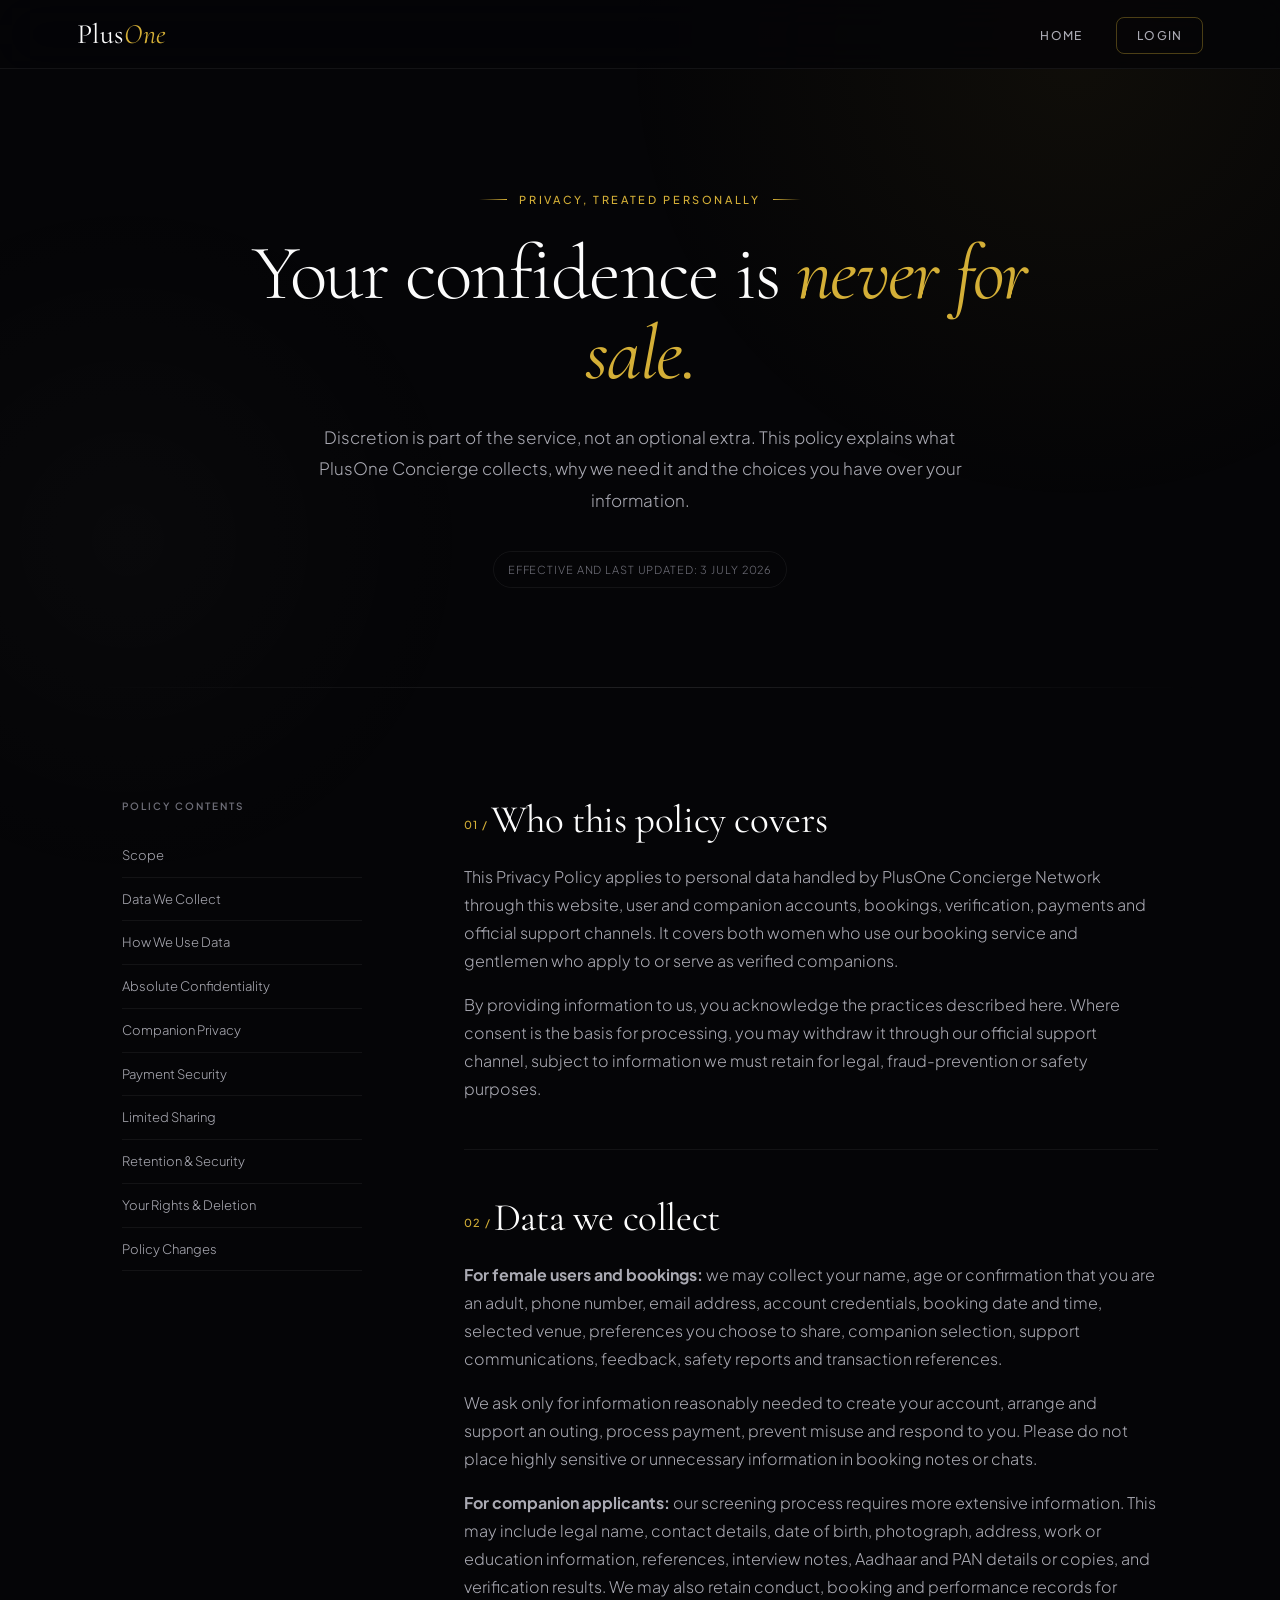
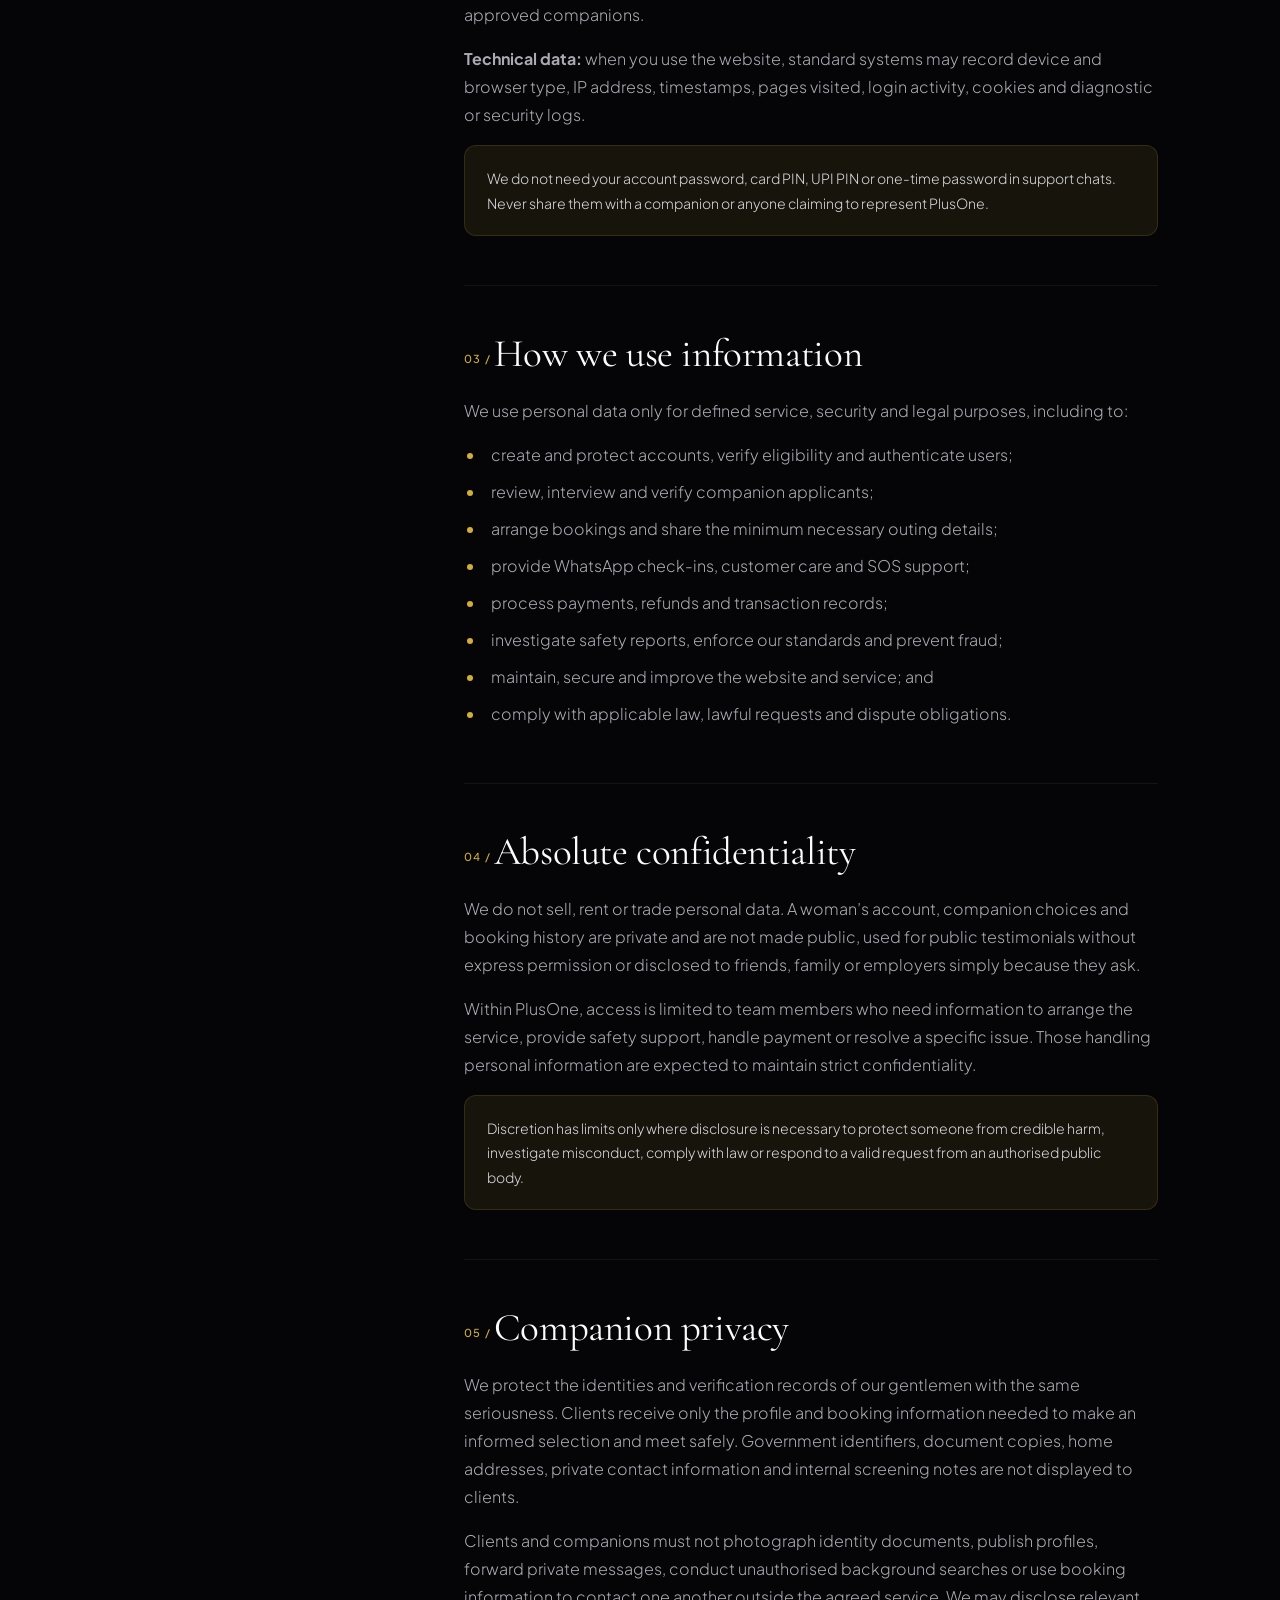
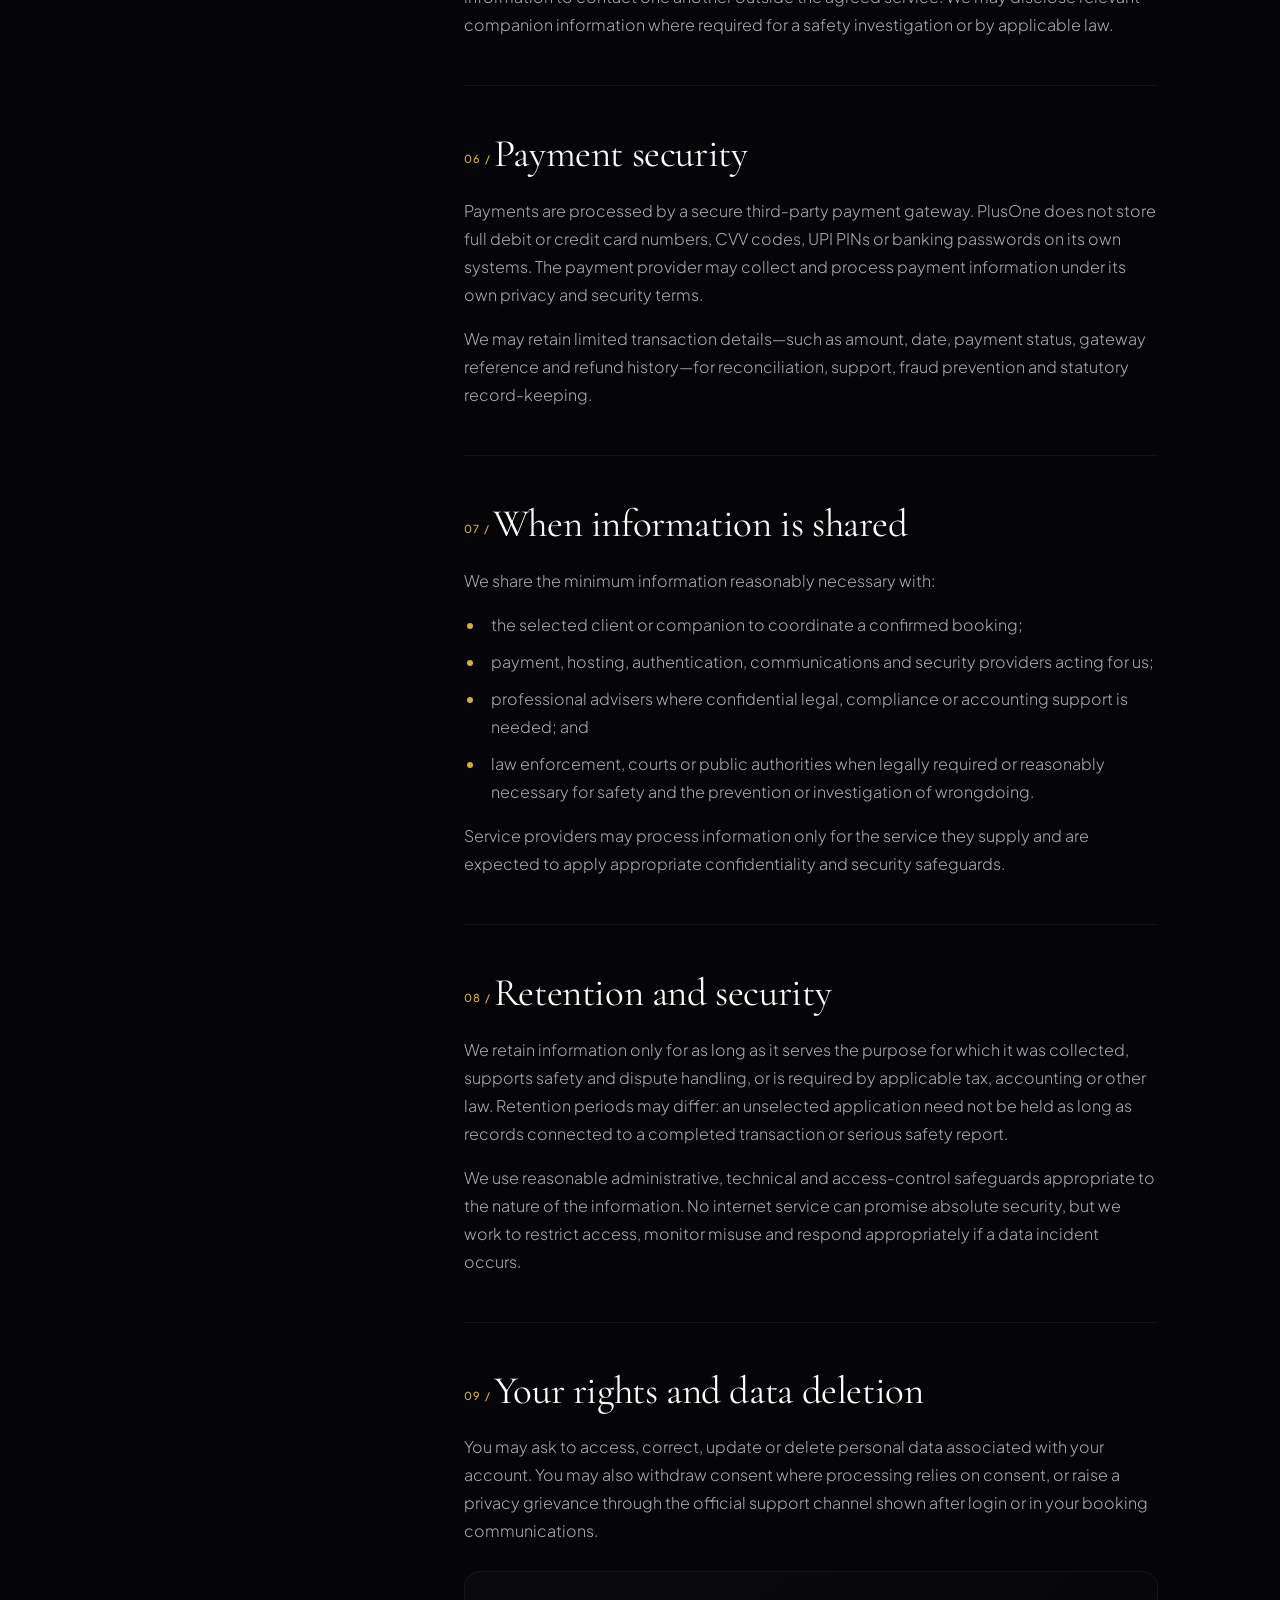
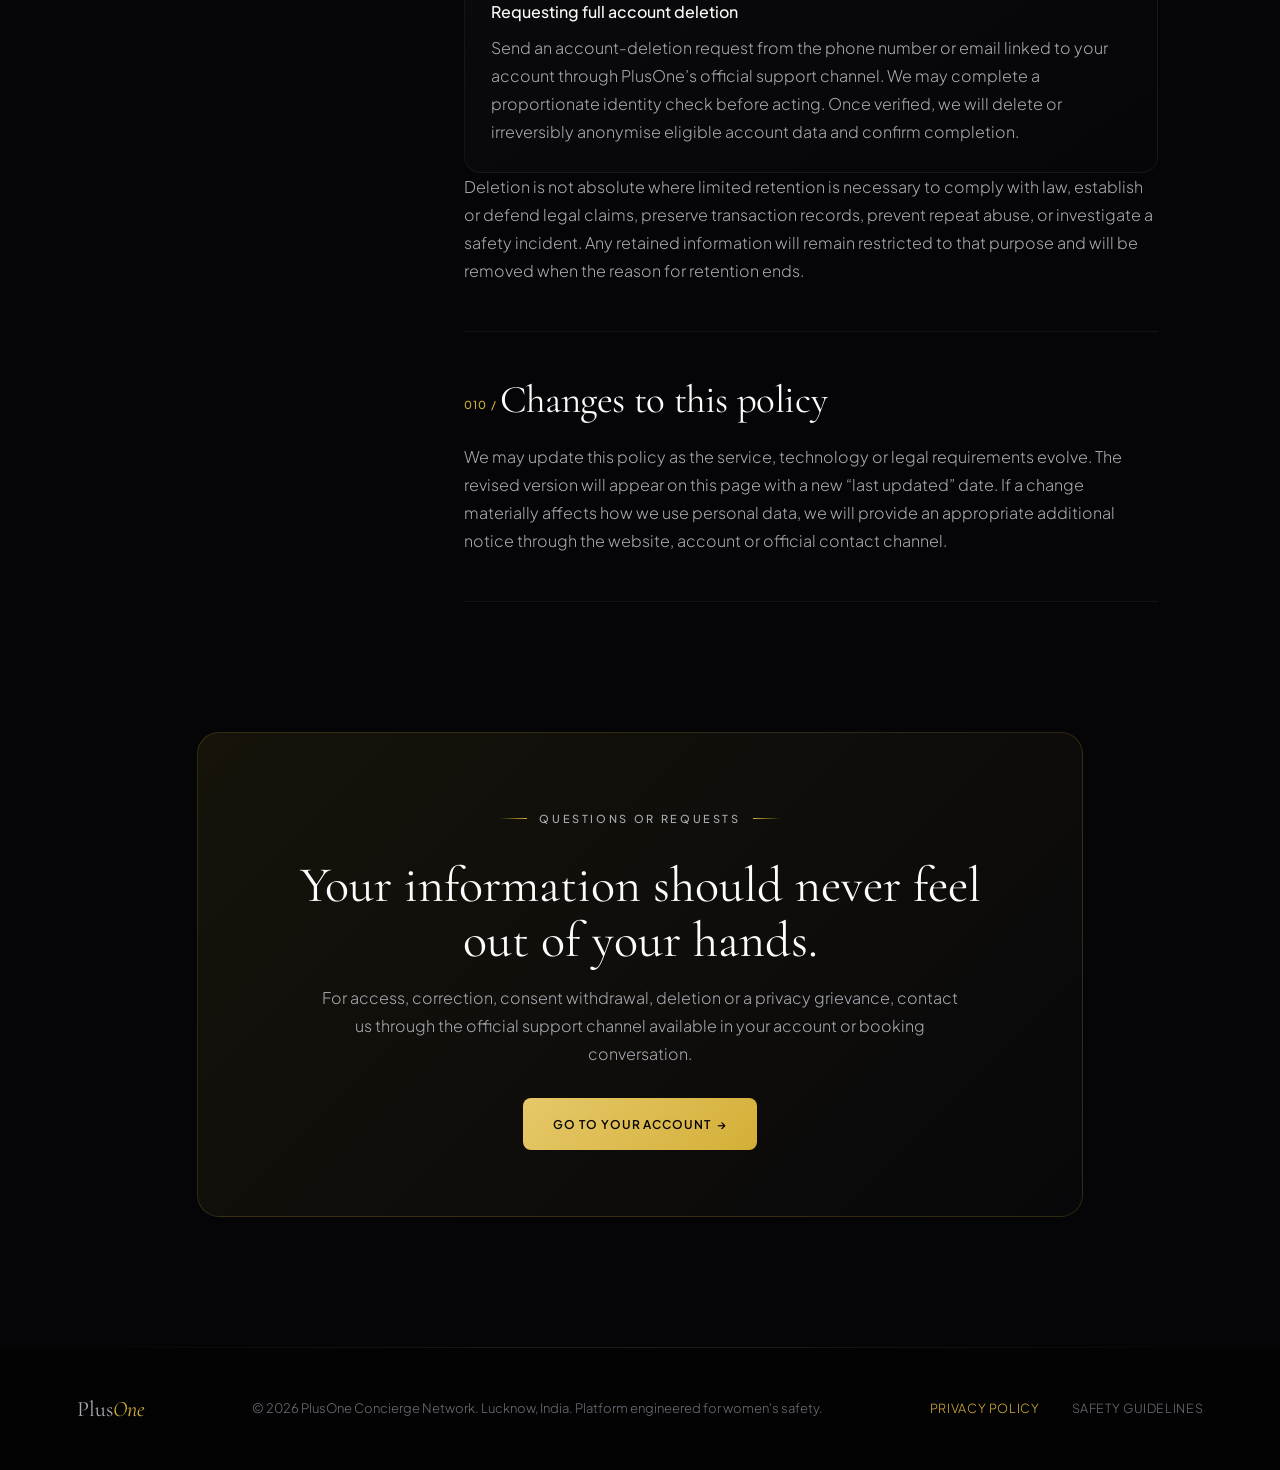
<file: privacy-policy.html>
<!DOCTYPE html>
<html lang="en">
<head>
  <meta charset="UTF-8">
  <meta name="viewport" content="width=device-width, initial-scale=1.0">
  <meta name="description" content="Read the PlusOne Concierge privacy policy, including how we collect, protect, use and delete client and companion information.">
  <meta name="theme-color" content="#050507">
  <title>Privacy Policy — PlusOne Concierge</title>
  <link rel="preconnect" href="https://fonts.googleapis.com">
  <link rel="preconnect" href="https://fonts.gstatic.com" crossorigin>
  <link href="https://fonts.googleapis.com/css2?family=Cormorant+Garamond:ital,wght@0,300;0,400;0,500;1,400&family=Plus+Jakarta+Sans:wght@300;400;500;600&display=swap" rel="stylesheet">
  <style>
    *, *::before, *::after { box-sizing: border-box; margin: 0; padding: 0; }

    :root {
      --ink: #050507;
      --surface: #0a0a0e;
      --rule: rgba(255, 255, 255, 0.06);
      --rule-hi: rgba(255, 255, 255, 0.11);
      --gold: #d4af37;
      --gold-light: #e6c86a;
      --gold-pale: rgba(212, 175, 55, 0.09);
      --text-1: #fcfcfc;
      --text-2: #aaaab3;
      --text-3: #6e6e78;
      --serif: 'Cormorant Garamond', Georgia, serif;
      --sans: 'Plus Jakarta Sans', system-ui, sans-serif;
    }

    html { scroll-behavior: smooth; }

    body {
      min-width: 320px;
      overflow-x: hidden;
      background: var(--ink);
      color: var(--text-1);
      font: 300 16px/1.75 var(--sans);
    }

    body::before {
      content: '';
      position: fixed;
      inset: 0;
      z-index: -1;
      pointer-events: none;
      background:
        radial-gradient(circle 650px at 84% 6%, rgba(212, 175, 55, 0.055), transparent 70%),
        radial-gradient(circle 500px at 10% 60%, rgba(255, 255, 255, 0.018), transparent 72%);
    }

    a { color: inherit; }

    .skip-link {
      position: fixed;
      top: -80px;
      left: 24px;
      z-index: 200;
      padding: 10px 16px;
      border-radius: 8px;
      background: var(--gold);
      color: #050507;
      font-weight: 600;
      transition: top .2s ease;
    }

    .skip-link:focus { top: 16px; }

    nav {
      position: fixed;
      inset: 0 0 auto;
      z-index: 100;
      display: flex;
      align-items: center;
      justify-content: space-between;
      padding: 20px 6%;
      border-bottom: 1px solid var(--rule);
      background: rgba(5, 5, 7, 0.78);
      backdrop-filter: blur(24px) saturate(180%);
      -webkit-backdrop-filter: blur(24px) saturate(180%);
    }

    .nav-logo {
      font: 400 28px/1 var(--serif);
      letter-spacing: .02em;
      text-decoration: none;
    }

    .nav-logo span,
    .footer-logo span { color: var(--gold); font-style: italic; }

    .nav-links {
      display: flex;
      align-items: center;
      gap: 34px;
      list-style: none;
    }

    .nav-links a {
      color: var(--text-2);
      font-size: 12px;
      font-weight: 500;
      letter-spacing: .1em;
      text-decoration: none;
      text-transform: uppercase;
      transition: color .25s ease;
    }

    .nav-links a:hover,
    .nav-links a:focus-visible,
    .footer-links a:hover,
    .footer-links a:focus-visible { color: var(--gold); }

    .login-link {
      padding: 10px 20px;
      border: 1px solid rgba(212, 175, 55, .34);
      border-radius: 8px;
    }

    main { position: relative; z-index: 1; }

    .hero {
      position: relative;
      display: grid;
      min-height: 66vh;
      place-items: center;
      padding: 180px 6% 100px;
      text-align: center;
    }

    .hero::after {
      content: '';
      position: absolute;
      right: 6%;
      bottom: 0;
      left: 6%;
      height: 1px;
      background: linear-gradient(90deg, transparent, var(--rule-hi), transparent);
    }

    .hero-inner { max-width: 870px; }

    .eyebrow {
      display: inline-flex;
      align-items: center;
      gap: 12px;
      margin-bottom: 24px;
      color: var(--gold);
      font-size: 11px;
      font-weight: 500;
      letter-spacing: .24em;
      text-transform: uppercase;
    }

    .eyebrow::before,
    .eyebrow::after {
      content: '';
      width: 28px;
      height: 1px;
      background: linear-gradient(90deg, transparent, var(--gold));
    }

    .eyebrow::after { transform: rotate(180deg); }

    h1 {
      margin-bottom: 28px;
      font: 300 clamp(48px, 7vw, 78px)/1.03 var(--serif);
      letter-spacing: -.02em;
    }

    h1 em { color: var(--gold); font-weight: 400; }

    .hero-copy {
      max-width: 700px;
      margin: 0 auto;
      color: var(--text-2);
      font-size: 17px;
      line-height: 1.85;
    }

    .updated {
      display: inline-block;
      margin-top: 35px;
      padding: 8px 14px;
      border: 1px solid var(--rule);
      border-radius: 100px;
      color: var(--text-3);
      font-size: 11px;
      letter-spacing: .08em;
      text-transform: uppercase;
    }

    .policy-layout {
      display: grid;
      grid-template-columns: 240px minmax(0, 810px);
      gap: clamp(48px, 8vw, 110px);
      max-width: 1190px;
      margin: 0 auto;
      padding: 110px 6% 130px;
    }

    .side-nav { position: sticky; top: 125px; align-self: start; }

    .side-nav p {
      margin-bottom: 18px;
      color: var(--text-3);
      font-size: 10px;
      font-weight: 600;
      letter-spacing: .2em;
      text-transform: uppercase;
    }

    .side-nav ul { list-style: none; }

    .side-nav a {
      display: block;
      padding: 10px 0;
      border-bottom: 1px solid var(--rule);
      color: var(--text-2);
      font-size: 13px;
      text-decoration: none;
      transition: color .25s ease, padding-left .25s ease;
    }

    .side-nav a:hover,
    .side-nav a:focus-visible { padding-left: 5px; color: var(--gold); }

    .policy-content { counter-reset: policy-section; }

    .policy-section {
      scroll-margin-top: 115px;
      padding: 46px 0;
      border-bottom: 1px solid var(--rule);
      counter-increment: policy-section;
    }

    .policy-section:first-child { padding-top: 0; }

    .policy-section h2 {
      margin-bottom: 20px;
      font: 400 clamp(29px, 4vw, 39px)/1.15 var(--serif);
      letter-spacing: -.01em;
    }

    .policy-section h2::before {
      content: '0' counter(policy-section) ' / ';
      color: var(--gold);
      font: 500 11px/1 var(--sans);
      letter-spacing: .1em;
      vertical-align: middle;
    }

    .policy-section p,
    .policy-section li { color: var(--text-2); }

    .policy-section p + p,
    .policy-section ul + p,
    .policy-section p + ul { margin-top: 16px; }

    .policy-section ul { padding-left: 21px; }
    .policy-section li { margin: 9px 0; padding-left: 6px; }
    .policy-section li::marker { color: var(--gold); }

    .callout {
      margin: 24px 0 3px;
      padding: 20px 22px;
      border: 1px solid rgba(212, 175, 55, .16);
      border-radius: 12px;
      background: var(--gold-pale);
      color: #d7d7dc !important;
      font-size: 14px;
    }

    .rights-panel {
      margin-top: 26px;
      padding: 26px;
      border: 1px solid var(--rule);
      border-radius: 16px;
      background: linear-gradient(145deg, rgba(255, 255, 255, .025), rgba(255, 255, 255, .008));
    }

    .rights-panel strong { display: block; margin-bottom: 8px; color: var(--text-1); font-weight: 500; }

    .contact-panel {
      max-width: 1040px;
      margin: 0 auto 130px;
      padding: 0 6%;
    }

    .contact-inner {
      padding: clamp(38px, 7vw, 66px);
      border: 1px solid rgba(212, 175, 55, .18);
      border-radius: 22px;
      background: linear-gradient(135deg, rgba(212, 175, 55, .085), rgba(255, 255, 255, .015));
      text-align: center;
    }

    .contact-inner h2 {
      margin-bottom: 16px;
      font: 400 clamp(34px, 5vw, 50px)/1.1 var(--serif);
    }

    .contact-inner p { max-width: 650px; margin: 0 auto 30px; color: var(--text-2); }

    .button {
      display: inline-flex;
      align-items: center;
      justify-content: center;
      min-height: 52px;
      padding: 14px 30px;
      border-radius: 8px;
      background: linear-gradient(135deg, var(--gold-light), var(--gold));
      color: #050507;
      font-size: 12px;
      font-weight: 600;
      letter-spacing: .08em;
      text-decoration: none;
      text-transform: uppercase;
      transition: transform .25s ease, box-shadow .25s ease;
    }

    .button:hover,
    .button:focus-visible { transform: translateY(-2px); box-shadow: 0 12px 30px rgba(212, 175, 55, .18); }

    footer {
      position: relative;
      display: flex;
      align-items: center;
      justify-content: space-between;
      padding: 50px 6%;
      background: rgba(0, 0, 0, .4);
    }

    footer::before {
      content: '';
      position: absolute;
      inset: 0 0 auto;
      height: 1px;
      background: linear-gradient(90deg, transparent, var(--rule-hi), transparent);
    }

    .footer-logo { color: var(--text-2); font: 400 22px/1 var(--serif); }
    .footer-note { color: var(--text-3); font-size: 13px; text-align: center; }
    .footer-links { display: flex; gap: 32px; }

    .footer-links a {
      color: var(--text-3);
      font-size: 12.5px;
      letter-spacing: .05em;
      text-decoration: none;
      text-transform: uppercase;
      transition: color .3s ease;
    }

    .footer-links a[aria-current="page"] { color: var(--gold); }
    :focus-visible { outline: 2px solid var(--gold); outline-offset: 4px; }

    @media (max-width: 900px) {
      .policy-layout { grid-template-columns: 1fr; }
      .side-nav { display: none; }
      footer { flex-direction: column; gap: 24px; text-align: center; }
    }

    @media (max-width: 600px) {
      nav { padding: 16px 18px; }
      .nav-logo { font-size: 25px; }
      .nav-links { gap: 16px; }
      .nav-links a { font-size: 10px; letter-spacing: .07em; }
      .login-link { padding: 8px 11px; }
      .hero { min-height: auto; padding: 140px 20px 78px; }
      .hero-copy { font-size: 15px; }
      .policy-layout { padding: 72px 20px 90px; }
      .policy-section { padding: 36px 0; }
      .rights-panel { padding: 22px 20px; }
      .contact-panel { margin-bottom: 90px; padding: 0 18px; }
      .contact-inner { padding: 38px 24px; }
      footer { padding: 36px 18px; }
      .footer-links { flex-wrap: wrap; justify-content: center; gap: 14px 24px; }
    }

    @media (prefers-reduced-motion: reduce) {
      html { scroll-behavior: auto; }
      *, *::before, *::after { transition-duration: .01ms !important; }
    }
  </style>
</head>
<body>
  <a class="skip-link" href="#main-content">Skip to main content</a>

  <nav aria-label="Primary navigation">
    <a href="index.html" class="nav-logo" aria-label="PlusOne Concierge home">Plus<span>One</span></a>
    <ul class="nav-links">
      <li><a href="index.html">Home</a></li>
      <li><a href="login.html" class="login-link">Login</a></li>
    </ul>
  </nav>

  <main id="main-content">
    <header class="hero">
      <div class="hero-inner">
        <p class="eyebrow">Privacy, Treated Personally</p>
        <h1>Your confidence is <em>never for sale.</em></h1>
        <p class="hero-copy">Discretion is part of the service, not an optional extra. This policy explains what PlusOne Concierge collects, why we need it and the choices you have over your information.</p>
        <p class="updated">Effective and last updated: 3 July 2026</p>
      </div>
    </header>

    <div class="policy-layout">
      <aside class="side-nav" aria-label="Policy contents">
        <p>Policy contents</p>
        <ul>
          <li><a href="#scope">Scope</a></li>
          <li><a href="#collection">Data We Collect</a></li>
          <li><a href="#use">How We Use Data</a></li>
          <li><a href="#confidentiality">Absolute Confidentiality</a></li>
          <li><a href="#companion-privacy">Companion Privacy</a></li>
          <li><a href="#payments">Payment Security</a></li>
          <li><a href="#sharing">Limited Sharing</a></li>
          <li><a href="#retention">Retention &amp; Security</a></li>
          <li><a href="#deletion">Your Rights &amp; Deletion</a></li>
          <li><a href="#changes">Policy Changes</a></li>
        </ul>
      </aside>

      <article class="policy-content">
        <section class="policy-section" id="scope">
          <h2>Who this policy covers</h2>
          <p>This Privacy Policy applies to personal data handled by PlusOne Concierge Network through this website, user and companion accounts, bookings, verification, payments and official support channels. It covers both women who use our booking service and gentlemen who apply to or serve as verified companions.</p>
          <p>By providing information to us, you acknowledge the practices described here. Where consent is the basis for processing, you may withdraw it through our official support channel, subject to information we must retain for legal, fraud-prevention or safety purposes.</p>
        </section>

        <section class="policy-section" id="collection">
          <h2>Data we collect</h2>
          <p><strong>For female users and bookings:</strong> we may collect your name, age or confirmation that you are an adult, phone number, email address, account credentials, booking date and time, selected venue, preferences you choose to share, companion selection, support communications, feedback, safety reports and transaction references.</p>
          <p>We ask only for information reasonably needed to create your account, arrange and support an outing, process payment, prevent misuse and respond to you. Please do not place highly sensitive or unnecessary information in booking notes or chats.</p>
          <p><strong>For companion applicants:</strong> our screening process requires more extensive information. This may include legal name, contact details, date of birth, photograph, address, work or education information, references, interview notes, Aadhaar and PAN details or copies, and verification results. We may also retain conduct, booking and performance records for approved companions.</p>
          <p><strong>Technical data:</strong> when you use the website, standard systems may record device and browser type, IP address, timestamps, pages visited, login activity, cookies and diagnostic or security logs.</p>
          <p class="callout">We do not need your account password, card PIN, UPI PIN or one-time password in support chats. Never share them with a companion or anyone claiming to represent PlusOne.</p>
        </section>

        <section class="policy-section" id="use">
          <h2>How we use information</h2>
          <p>We use personal data only for defined service, security and legal purposes, including to:</p>
          <ul>
            <li>create and protect accounts, verify eligibility and authenticate users;</li>
            <li>review, interview and verify companion applicants;</li>
            <li>arrange bookings and share the minimum necessary outing details;</li>
            <li>provide WhatsApp check-ins, customer care and SOS support;</li>
            <li>process payments, refunds and transaction records;</li>
            <li>investigate safety reports, enforce our standards and prevent fraud;</li>
            <li>maintain, secure and improve the website and service; and</li>
            <li>comply with applicable law, lawful requests and dispute obligations.</li>
          </ul>
        </section>

        <section class="policy-section" id="confidentiality">
          <h2>Absolute confidentiality</h2>
          <p>We do not sell, rent or trade personal data. A woman’s account, companion choices and booking history are private and are not made public, used for public testimonials without express permission or disclosed to friends, family or employers simply because they ask.</p>
          <p>Within PlusOne, access is limited to team members who need information to arrange the service, provide safety support, handle payment or resolve a specific issue. Those handling personal information are expected to maintain strict confidentiality.</p>
          <p class="callout">Discretion has limits only where disclosure is necessary to protect someone from credible harm, investigate misconduct, comply with law or respond to a valid request from an authorised public body.</p>
        </section>

        <section class="policy-section" id="companion-privacy">
          <h2>Companion privacy</h2>
          <p>We protect the identities and verification records of our gentlemen with the same seriousness. Clients receive only the profile and booking information needed to make an informed selection and meet safely. Government identifiers, document copies, home addresses, private contact information and internal screening notes are not displayed to clients.</p>
          <p>Clients and companions must not photograph identity documents, publish profiles, forward private messages, conduct unauthorised background searches or use booking information to contact one another outside the agreed service. We may disclose relevant companion information where required for a safety investigation or by applicable law.</p>
        </section>

        <section class="policy-section" id="payments">
          <h2>Payment security</h2>
          <p>Payments are processed by a secure third-party payment gateway. PlusOne does not store full debit or credit card numbers, CVV codes, UPI PINs or banking passwords on its own systems. The payment provider may collect and process payment information under its own privacy and security terms.</p>
          <p>We may retain limited transaction details—such as amount, date, payment status, gateway reference and refund history—for reconciliation, support, fraud prevention and statutory record-keeping.</p>
        </section>

        <section class="policy-section" id="sharing">
          <h2>When information is shared</h2>
          <p>We share the minimum information reasonably necessary with:</p>
          <ul>
            <li>the selected client or companion to coordinate a confirmed booking;</li>
            <li>payment, hosting, authentication, communications and security providers acting for us;</li>
            <li>professional advisers where confidential legal, compliance or accounting support is needed; and</li>
            <li>law enforcement, courts or public authorities when legally required or reasonably necessary for safety and the prevention or investigation of wrongdoing.</li>
          </ul>
          <p>Service providers may process information only for the service they supply and are expected to apply appropriate confidentiality and security safeguards.</p>
        </section>

        <section class="policy-section" id="retention">
          <h2>Retention and security</h2>
          <p>We retain information only for as long as it serves the purpose for which it was collected, supports safety and dispute handling, or is required by applicable tax, accounting or other law. Retention periods may differ: an unselected application need not be held as long as records connected to a completed transaction or serious safety report.</p>
          <p>We use reasonable administrative, technical and access-control safeguards appropriate to the nature of the information. No internet service can promise absolute security, but we work to restrict access, monitor misuse and respond appropriately if a data incident occurs.</p>
        </section>

        <section class="policy-section" id="deletion">
          <h2>Your rights and data deletion</h2>
          <p>You may ask to access, correct, update or delete personal data associated with your account. You may also withdraw consent where processing relies on consent, or raise a privacy grievance through the official support channel shown after login or in your booking communications.</p>
          <div class="rights-panel">
            <strong>Requesting full account deletion</strong>
            <p>Send an account-deletion request from the phone number or email linked to your account through PlusOne’s official support channel. We may complete a proportionate identity check before acting. Once verified, we will delete or irreversibly anonymise eligible account data and confirm completion.</p>
          </div>
          <p>Deletion is not absolute where limited retention is necessary to comply with law, establish or defend legal claims, preserve transaction records, prevent repeat abuse, or investigate a safety incident. Any retained information will remain restricted to that purpose and will be removed when the reason for retention ends.</p>
        </section>

        <section class="policy-section" id="changes">
          <h2>Changes to this policy</h2>
          <p>We may update this policy as the service, technology or legal requirements evolve. The revised version will appear on this page with a new “last updated” date. If a change materially affects how we use personal data, we will provide an appropriate additional notice through the website, account or official contact channel.</p>
        </section>
      </article>
    </div>

    <section class="contact-panel" aria-labelledby="privacy-help-title">
      <div class="contact-inner">
        <p class="eyebrow">Questions Or Requests</p>
        <h2 id="privacy-help-title">Your information should never feel out of your hands.</h2>
        <p>For access, correction, consent withdrawal, deletion or a privacy grievance, contact us through the official support channel available in your account or booking conversation.</p>
        <a class="button" href="login.html">Go to your account&nbsp; →</a>
      </div>
    </section>
  </main>

  <footer>
    <div class="footer-logo">Plus<span>One</span></div>
    <p class="footer-note">© 2026 PlusOne Concierge Network. Lucknow, India. Platform engineered for women's safety.</p>
    <div class="footer-links">
      <a href="privacy-policy.html" aria-current="page">Privacy Policy</a>
      <a href="safety-guidelines.html">Safety Guidelines</a>
    </div>
  </footer>
</body>
</html>
</file>
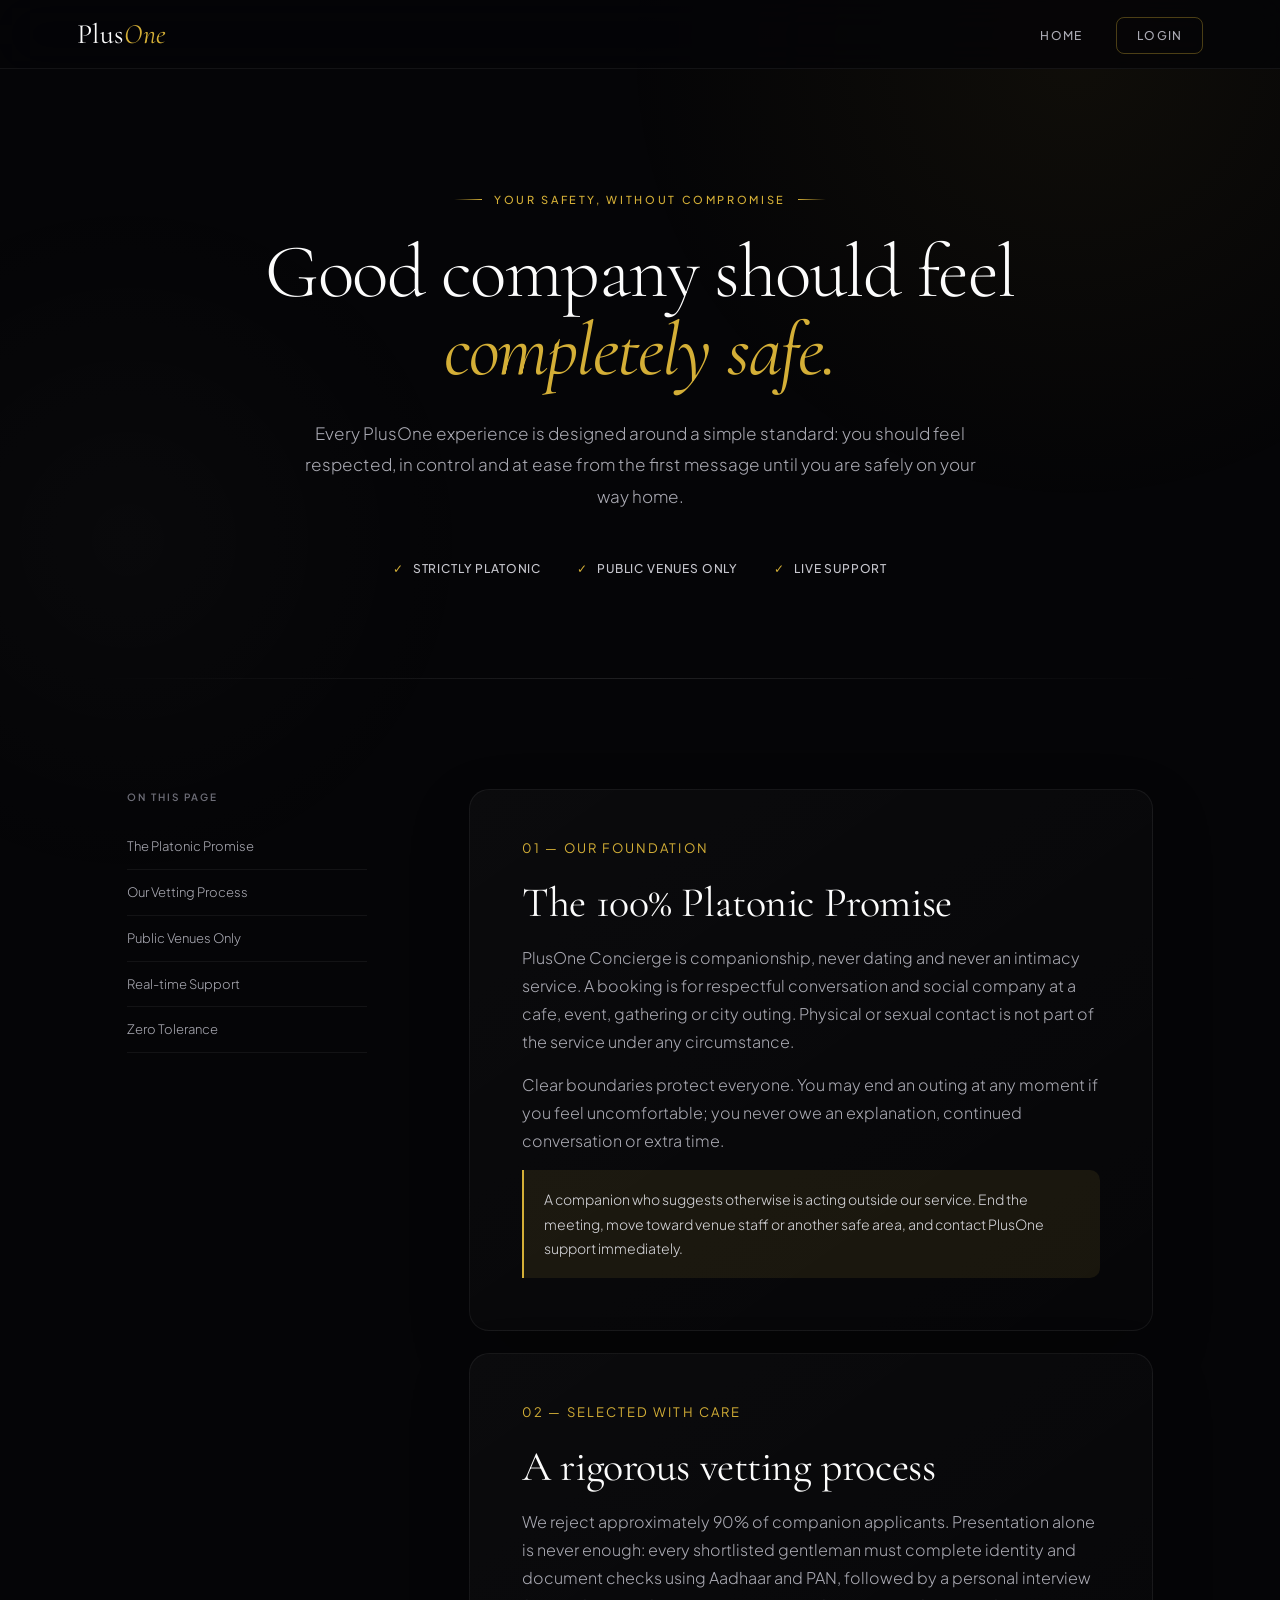
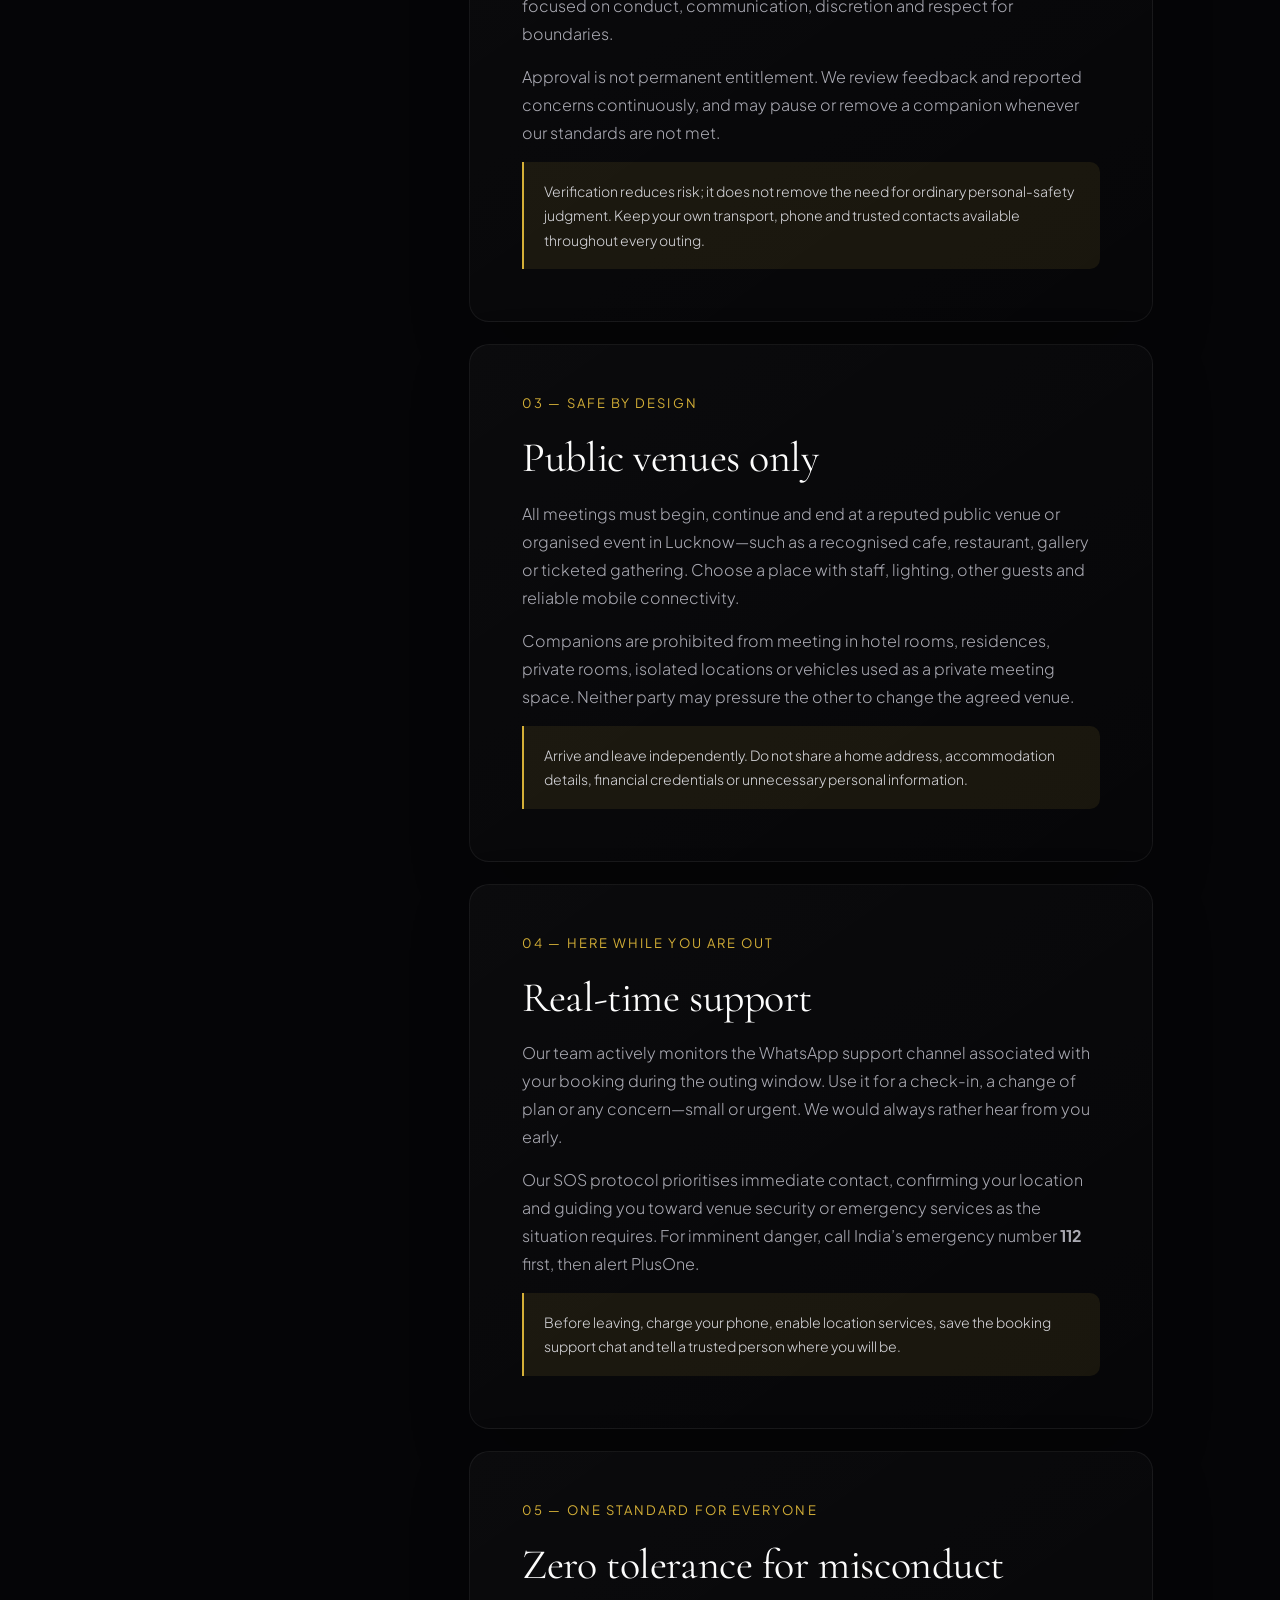
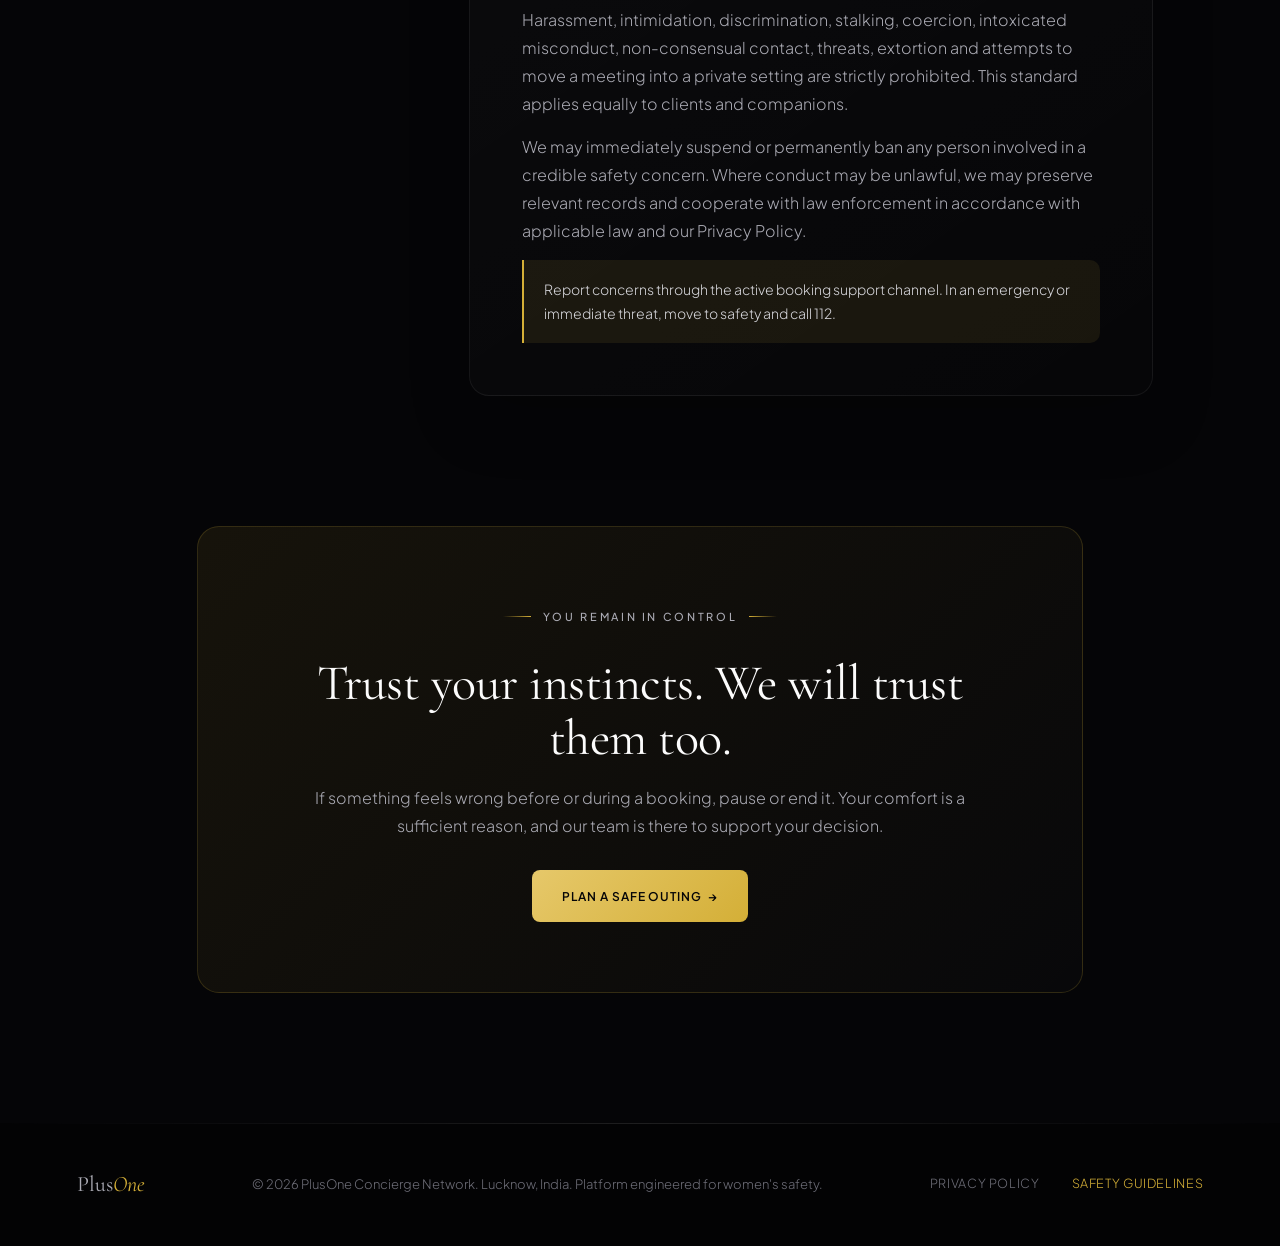
<file: safety-guidelines.html>
<!DOCTYPE html>
<html lang="en">
<head>
  <meta charset="UTF-8">
  <meta name="viewport" content="width=device-width, initial-scale=1.0">
  <meta name="description" content="Learn how PlusOne Concierge protects women in Lucknow through strict vetting, public-only meetings, active support and a zero-tolerance conduct policy.">
  <meta name="theme-color" content="#050507">
  <title>Safety Guidelines — PlusOne Concierge</title>
  <link rel="preconnect" href="https://fonts.googleapis.com">
  <link rel="preconnect" href="https://fonts.gstatic.com" crossorigin>
  <link href="https://fonts.googleapis.com/css2?family=Cormorant+Garamond:ital,wght@0,300;0,400;0,500;1,400&family=Plus+Jakarta+Sans:wght@300;400;500;600&display=swap" rel="stylesheet">
  <style>
    *, *::before, *::after { box-sizing: border-box; margin: 0; padding: 0; }

    :root {
      --ink: #050507;
      --surface: #0a0a0e;
      --surface-raised: #0e0e13;
      --rule: rgba(255, 255, 255, 0.06);
      --rule-hi: rgba(255, 255, 255, 0.11);
      --gold: #d4af37;
      --gold-light: #e6c86a;
      --gold-pale: rgba(212, 175, 55, 0.09);
      --text-1: #fcfcfc;
      --text-2: #aaaab3;
      --text-3: #6e6e78;
      --serif: 'Cormorant Garamond', Georgia, serif;
      --sans: 'Plus Jakarta Sans', system-ui, sans-serif;
    }

    html { scroll-behavior: smooth; }

    body {
      min-width: 320px;
      overflow-x: hidden;
      background: var(--ink);
      color: var(--text-1);
      font: 300 16px/1.75 var(--sans);
    }

    body::before {
      content: '';
      position: fixed;
      inset: 0;
      z-index: -1;
      pointer-events: none;
      background:
        radial-gradient(circle 650px at 84% 6%, rgba(212, 175, 55, 0.055), transparent 70%),
        radial-gradient(circle 500px at 10% 60%, rgba(255, 255, 255, 0.018), transparent 72%);
    }

    a { color: inherit; }

    .skip-link {
      position: fixed;
      top: -80px;
      left: 24px;
      z-index: 200;
      padding: 10px 16px;
      border-radius: 8px;
      background: var(--gold);
      color: #050507;
      font-weight: 600;
      transition: top .2s ease;
    }

    .skip-link:focus { top: 16px; }

    nav {
      position: fixed;
      inset: 0 0 auto;
      z-index: 100;
      display: flex;
      align-items: center;
      justify-content: space-between;
      padding: 20px 6%;
      border-bottom: 1px solid var(--rule);
      background: rgba(5, 5, 7, 0.78);
      backdrop-filter: blur(24px) saturate(180%);
      -webkit-backdrop-filter: blur(24px) saturate(180%);
    }

    .nav-logo {
      font: 400 28px/1 var(--serif);
      letter-spacing: .02em;
      text-decoration: none;
    }

    .nav-logo span,
    .footer-logo span { color: var(--gold); font-style: italic; }

    .nav-links {
      display: flex;
      align-items: center;
      gap: 34px;
      list-style: none;
    }

    .nav-links a {
      color: var(--text-2);
      font-size: 12px;
      font-weight: 500;
      letter-spacing: .1em;
      text-decoration: none;
      text-transform: uppercase;
      transition: color .25s ease;
    }

    .nav-links a:hover,
    .nav-links a:focus-visible,
    .footer-links a:hover,
    .footer-links a:focus-visible { color: var(--gold); }

    .login-link {
      padding: 10px 20px;
      border: 1px solid rgba(212, 175, 55, .34);
      border-radius: 8px;
    }

    main { position: relative; z-index: 1; }

    .hero {
      position: relative;
      display: grid;
      min-height: 70vh;
      place-items: center;
      padding: 180px 6% 100px;
      text-align: center;
    }

    .hero::after {
      content: '';
      position: absolute;
      right: 6%;
      bottom: 0;
      left: 6%;
      height: 1px;
      background: linear-gradient(90deg, transparent, var(--rule-hi), transparent);
    }

    .hero-inner { max-width: 850px; }

    .eyebrow {
      display: inline-flex;
      align-items: center;
      gap: 12px;
      margin-bottom: 24px;
      color: var(--gold);
      font-size: 11px;
      font-weight: 500;
      letter-spacing: .24em;
      text-transform: uppercase;
    }

    .eyebrow::before,
    .eyebrow::after {
      content: '';
      width: 28px;
      height: 1px;
      background: linear-gradient(90deg, transparent, var(--gold));
    }

    .eyebrow::after { transform: rotate(180deg); }

    h1 {
      margin-bottom: 28px;
      font: 300 clamp(46px, 7vw, 76px)/1.03 var(--serif);
      letter-spacing: -.02em;
    }

    h1 em { color: var(--gold); font-weight: 400; }

    .hero-copy {
      max-width: 690px;
      margin: 0 auto;
      color: var(--text-2);
      font-size: 17px;
      line-height: 1.85;
    }

    .promise-strip {
      display: flex;
      justify-content: center;
      gap: 36px;
      margin-top: 46px;
      color: #c7c7ce;
      font-size: 12px;
      font-weight: 500;
      letter-spacing: .07em;
      text-transform: uppercase;
    }

    .promise-strip span { display: flex; align-items: center; gap: 9px; }
    .promise-strip span::before { content: '✓'; color: var(--gold); }

    .content-shell {
      display: grid;
      grid-template-columns: 240px minmax(0, 800px);
      gap: clamp(48px, 8vw, 110px);
      max-width: 1180px;
      margin: 0 auto;
      padding: 110px 6% 130px;
    }

    .side-nav { position: sticky; top: 125px; align-self: start; }

    .side-nav p {
      margin-bottom: 18px;
      color: var(--text-3);
      font-size: 10px;
      font-weight: 600;
      letter-spacing: .2em;
      text-transform: uppercase;
    }

    .side-nav ol { list-style: none; }

    .side-nav a {
      display: block;
      padding: 11px 0;
      border-bottom: 1px solid var(--rule);
      color: var(--text-2);
      font-size: 13px;
      text-decoration: none;
      transition: color .25s ease, padding-left .25s ease;
    }

    .side-nav a:hover,
    .side-nav a:focus-visible { padding-left: 5px; color: var(--gold); }

    .guideline-list { display: grid; gap: 22px; }

    .guideline {
      scroll-margin-top: 115px;
      padding: clamp(30px, 5vw, 52px);
      border: 1px solid var(--rule);
      border-radius: 20px;
      background: linear-gradient(145deg, rgba(255, 255, 255, .028), rgba(255, 255, 255, .008));
      box-shadow: 0 24px 60px rgba(0, 0, 0, .22);
    }

    .section-number {
      display: block;
      margin-bottom: 25px;
      color: var(--gold);
      font: 400 13px/1 var(--sans);
      letter-spacing: .16em;
    }

    h2 {
      margin-bottom: 18px;
      font: 400 clamp(30px, 4vw, 42px)/1.1 var(--serif);
      letter-spacing: -.01em;
    }

    .guideline p { color: var(--text-2); }

    .guideline p + p { margin-top: 15px; }

    .highlight {
      margin-top: 25px;
      padding: 17px 20px;
      border-left: 2px solid var(--gold);
      border-radius: 0 10px 10px 0;
      background: var(--gold-pale);
      color: #d7d7dc !important;
      font-size: 14px;
    }

    .support-panel {
      max-width: 1040px;
      margin: 0 auto 130px;
      padding: 0 6%;
    }

    .support-inner {
      padding: clamp(38px, 7vw, 70px);
      border: 1px solid rgba(212, 175, 55, .18);
      border-radius: 22px;
      background: linear-gradient(135deg, rgba(212, 175, 55, .085), rgba(255, 255, 255, .015));
      text-align: center;
    }

    .support-inner h2 { font-size: clamp(34px, 5vw, 50px); }
    .support-inner p { max-width: 650px; margin: 0 auto 30px; color: var(--text-2); }

    .button {
      display: inline-flex;
      align-items: center;
      justify-content: center;
      min-height: 52px;
      padding: 14px 30px;
      border-radius: 8px;
      background: linear-gradient(135deg, var(--gold-light), var(--gold));
      color: #050507;
      font-size: 12px;
      font-weight: 600;
      letter-spacing: .08em;
      text-decoration: none;
      text-transform: uppercase;
      transition: transform .25s ease, box-shadow .25s ease;
    }

    .button:hover,
    .button:focus-visible { transform: translateY(-2px); box-shadow: 0 12px 30px rgba(212, 175, 55, .18); }

    footer {
      position: relative;
      display: flex;
      align-items: center;
      justify-content: space-between;
      padding: 50px 6%;
      background: rgba(0, 0, 0, .4);
    }

    footer::before {
      content: '';
      position: absolute;
      inset: 0 0 auto;
      height: 1px;
      background: linear-gradient(90deg, transparent, var(--rule-hi), transparent);
    }

    .footer-logo { color: var(--text-2); font: 400 22px/1 var(--serif); }
    .footer-note { color: var(--text-3); font-size: 13px; text-align: center; }
    .footer-links { display: flex; gap: 32px; }

    .footer-links a {
      color: var(--text-3);
      font-size: 12.5px;
      letter-spacing: .05em;
      text-decoration: none;
      text-transform: uppercase;
      transition: color .3s ease;
    }

    .footer-links a[aria-current="page"] { color: var(--gold); }

    :focus-visible { outline: 2px solid var(--gold); outline-offset: 4px; }

    @media (max-width: 900px) {
      .content-shell { grid-template-columns: 1fr; }
      .side-nav { display: none; }
      footer { flex-direction: column; gap: 24px; text-align: center; }
    }

    @media (max-width: 600px) {
      nav { padding: 16px 18px; }
      .nav-logo { font-size: 25px; }
      .nav-links { gap: 16px; }
      .nav-links a { font-size: 10px; letter-spacing: .07em; }
      .login-link { padding: 8px 11px; }
      .hero { min-height: auto; padding: 140px 20px 78px; }
      .hero-copy { font-size: 15px; }
      .promise-strip { flex-direction: column; align-items: center; gap: 12px; }
      .content-shell { padding: 72px 18px 90px; }
      .guideline { padding: 28px 24px; border-radius: 16px; }
      .support-panel { margin-bottom: 90px; padding: 0 18px; }
      .support-inner { padding: 38px 24px; }
      footer { padding: 36px 18px; }
      .footer-links { flex-wrap: wrap; justify-content: center; gap: 14px 24px; }
    }

    @media (prefers-reduced-motion: reduce) {
      html { scroll-behavior: auto; }
      *, *::before, *::after { transition-duration: .01ms !important; }
    }
  </style>
</head>
<body>
  <a class="skip-link" href="#main-content">Skip to main content</a>

  <nav aria-label="Primary navigation">
    <a href="index.html" class="nav-logo" aria-label="PlusOne Concierge home">Plus<span>One</span></a>
    <ul class="nav-links">
      <li><a href="index.html">Home</a></li>
      <li><a href="login.html" class="login-link">Login</a></li>
    </ul>
  </nav>

  <main id="main-content">
    <header class="hero">
      <div class="hero-inner">
        <p class="eyebrow">Your Safety, Without Compromise</p>
        <h1>Good company should feel <em>completely safe.</em></h1>
        <p class="hero-copy">Every PlusOne experience is designed around a simple standard: you should feel respected, in control and at ease from the first message until you are safely on your way home.</p>
        <div class="promise-strip" aria-label="Core safety promises">
          <span>Strictly platonic</span>
          <span>Public venues only</span>
          <span>Live support</span>
        </div>
      </div>
    </header>

    <div class="content-shell">
      <aside class="side-nav" aria-label="On this page">
        <p>On this page</p>
        <ol>
          <li><a href="#platonic-promise">The Platonic Promise</a></li>
          <li><a href="#vetting-process">Our Vetting Process</a></li>
          <li><a href="#public-venues">Public Venues Only</a></li>
          <li><a href="#realtime-support">Real-time Support</a></li>
          <li><a href="#zero-tolerance">Zero Tolerance</a></li>
        </ol>
      </aside>

      <article class="guideline-list">
        <section class="guideline" id="platonic-promise">
          <span class="section-number">01 — OUR FOUNDATION</span>
          <h2>The 100% Platonic Promise</h2>
          <p>PlusOne Concierge is companionship, never dating and never an intimacy service. A booking is for respectful conversation and social company at a cafe, event, gathering or city outing. Physical or sexual contact is not part of the service under any circumstance.</p>
          <p>Clear boundaries protect everyone. You may end an outing at any moment if you feel uncomfortable; you never owe an explanation, continued conversation or extra time.</p>
          <p class="highlight">A companion who suggests otherwise is acting outside our service. End the meeting, move toward venue staff or another safe area, and contact PlusOne support immediately.</p>
        </section>

        <section class="guideline" id="vetting-process">
          <span class="section-number">02 — SELECTED WITH CARE</span>
          <h2>A rigorous vetting process</h2>
          <p>We reject approximately 90% of companion applicants. Presentation alone is never enough: every shortlisted gentleman must complete identity and document checks using Aadhaar and PAN, followed by a personal interview focused on conduct, communication, discretion and respect for boundaries.</p>
          <p>Approval is not permanent entitlement. We review feedback and reported concerns continuously, and may pause or remove a companion whenever our standards are not met.</p>
          <p class="highlight">Verification reduces risk; it does not remove the need for ordinary personal-safety judgment. Keep your own transport, phone and trusted contacts available throughout every outing.</p>
        </section>

        <section class="guideline" id="public-venues">
          <span class="section-number">03 — SAFE BY DESIGN</span>
          <h2>Public venues only</h2>
          <p>All meetings must begin, continue and end at a reputed public venue or organised event in Lucknow—such as a recognised cafe, restaurant, gallery or ticketed gathering. Choose a place with staff, lighting, other guests and reliable mobile connectivity.</p>
          <p>Companions are prohibited from meeting in hotel rooms, residences, private rooms, isolated locations or vehicles used as a private meeting space. Neither party may pressure the other to change the agreed venue.</p>
          <p class="highlight">Arrive and leave independently. Do not share a home address, accommodation details, financial credentials or unnecessary personal information.</p>
        </section>

        <section class="guideline" id="realtime-support">
          <span class="section-number">04 — HERE WHILE YOU ARE OUT</span>
          <h2>Real-time support</h2>
          <p>Our team actively monitors the WhatsApp support channel associated with your booking during the outing window. Use it for a check-in, a change of plan or any concern—small or urgent. We would always rather hear from you early.</p>
          <p>Our SOS protocol prioritises immediate contact, confirming your location and guiding you toward venue security or emergency services as the situation requires. For imminent danger, call India’s emergency number <strong>112</strong> first, then alert PlusOne.</p>
          <p class="highlight">Before leaving, charge your phone, enable location services, save the booking support chat and tell a trusted person where you will be.</p>
        </section>

        <section class="guideline" id="zero-tolerance">
          <span class="section-number">05 — ONE STANDARD FOR EVERYONE</span>
          <h2>Zero tolerance for misconduct</h2>
          <p>Harassment, intimidation, discrimination, stalking, coercion, intoxicated misconduct, non-consensual contact, threats, extortion and attempts to move a meeting into a private setting are strictly prohibited. This standard applies equally to clients and companions.</p>
          <p>We may immediately suspend or permanently ban any person involved in a credible safety concern. Where conduct may be unlawful, we may preserve relevant records and cooperate with law enforcement in accordance with applicable law and our Privacy Policy.</p>
          <p class="highlight">Report concerns through the active booking support channel. In an emergency or immediate threat, move to safety and call 112.</p>
        </section>
      </article>
    </div>

    <section class="support-panel" aria-labelledby="support-title">
      <div class="support-inner">
        <p class="eyebrow">You Remain In Control</p>
        <h2 id="support-title">Trust your instincts. We will trust them too.</h2>
        <p>If something feels wrong before or during a booking, pause or end it. Your comfort is a sufficient reason, and our team is there to support your decision.</p>
        <a class="button" href="bookings.html">Plan a safe outing&nbsp; →</a>
      </div>
    </section>
  </main>

  <footer>
    <div class="footer-logo">Plus<span>One</span></div>
    <p class="footer-note">© 2026 PlusOne Concierge Network. Lucknow, India. Platform engineered for women's safety.</p>
    <div class="footer-links">
      <a href="privacy-policy.html">Privacy Policy</a>
      <a href="safety-guidelines.html" aria-current="page">Safety Guidelines</a>
    </div>
  </footer>
</body>
</html>
</file>
